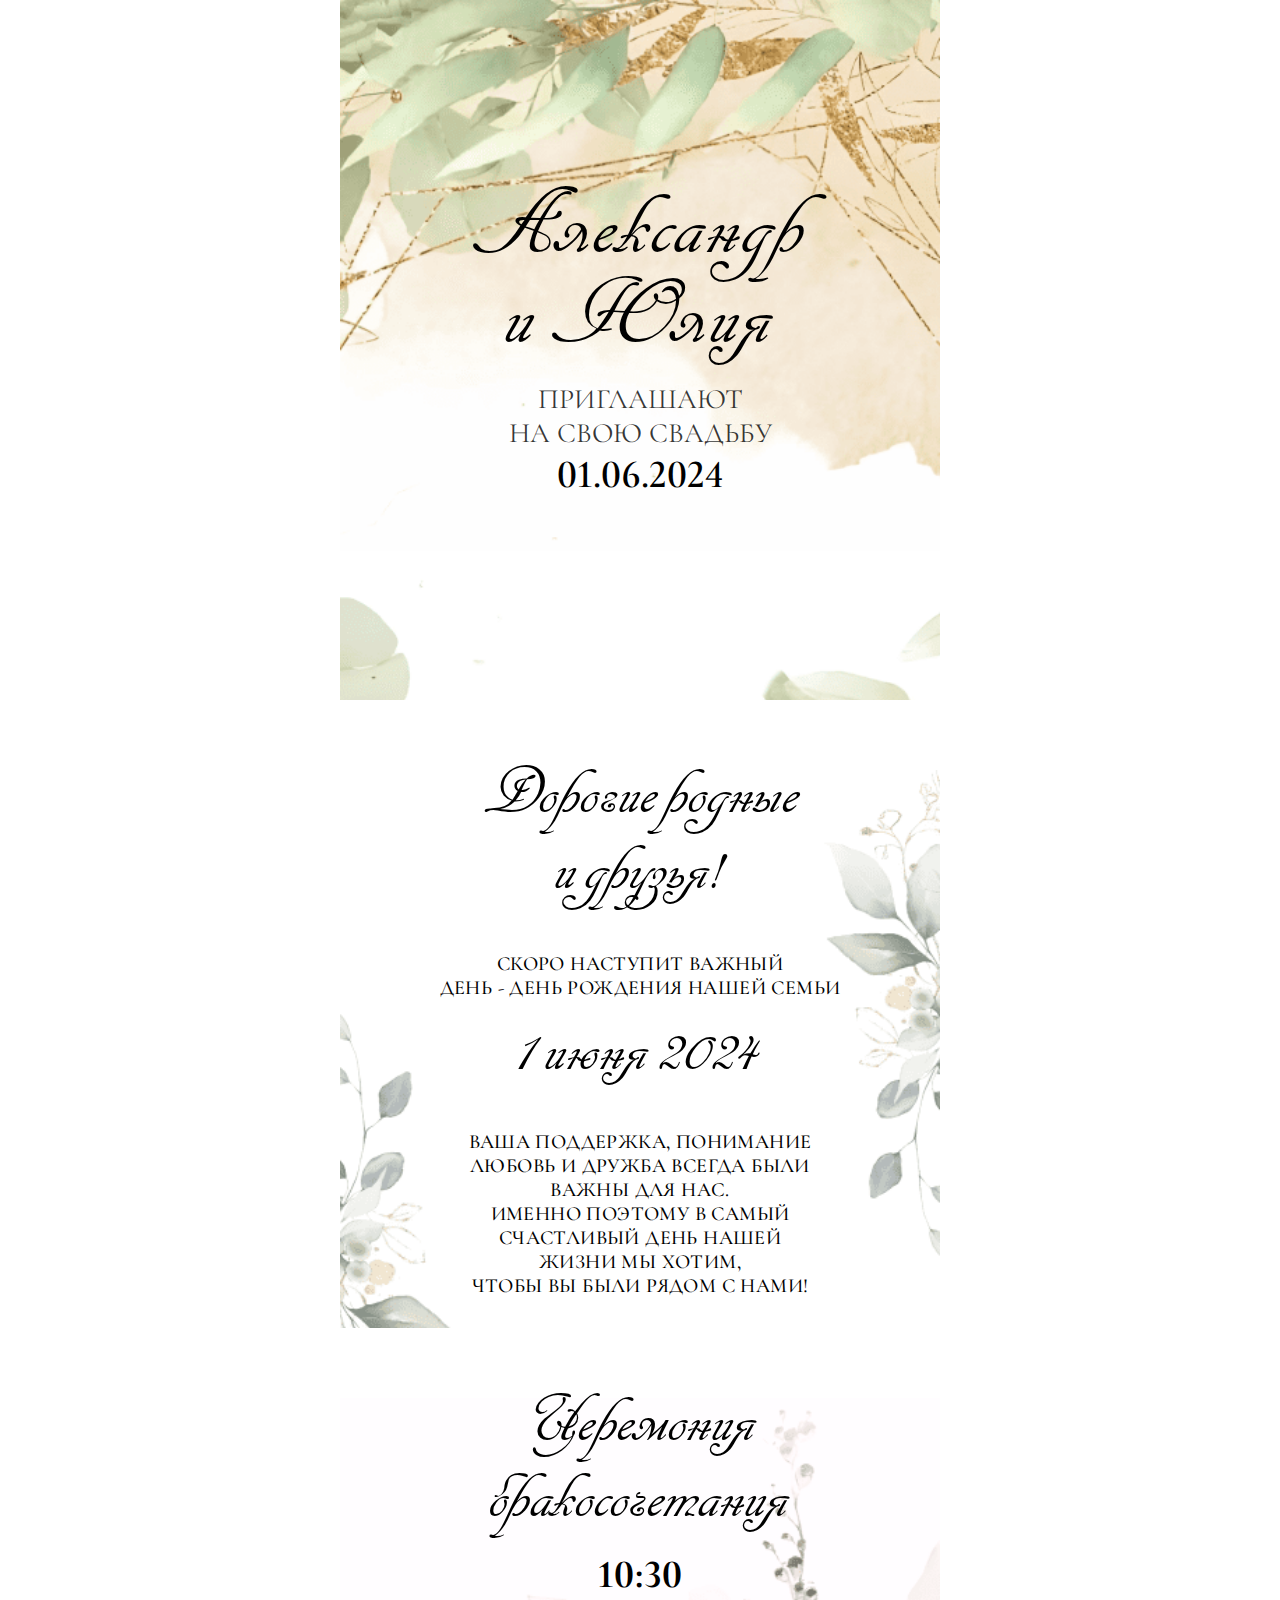
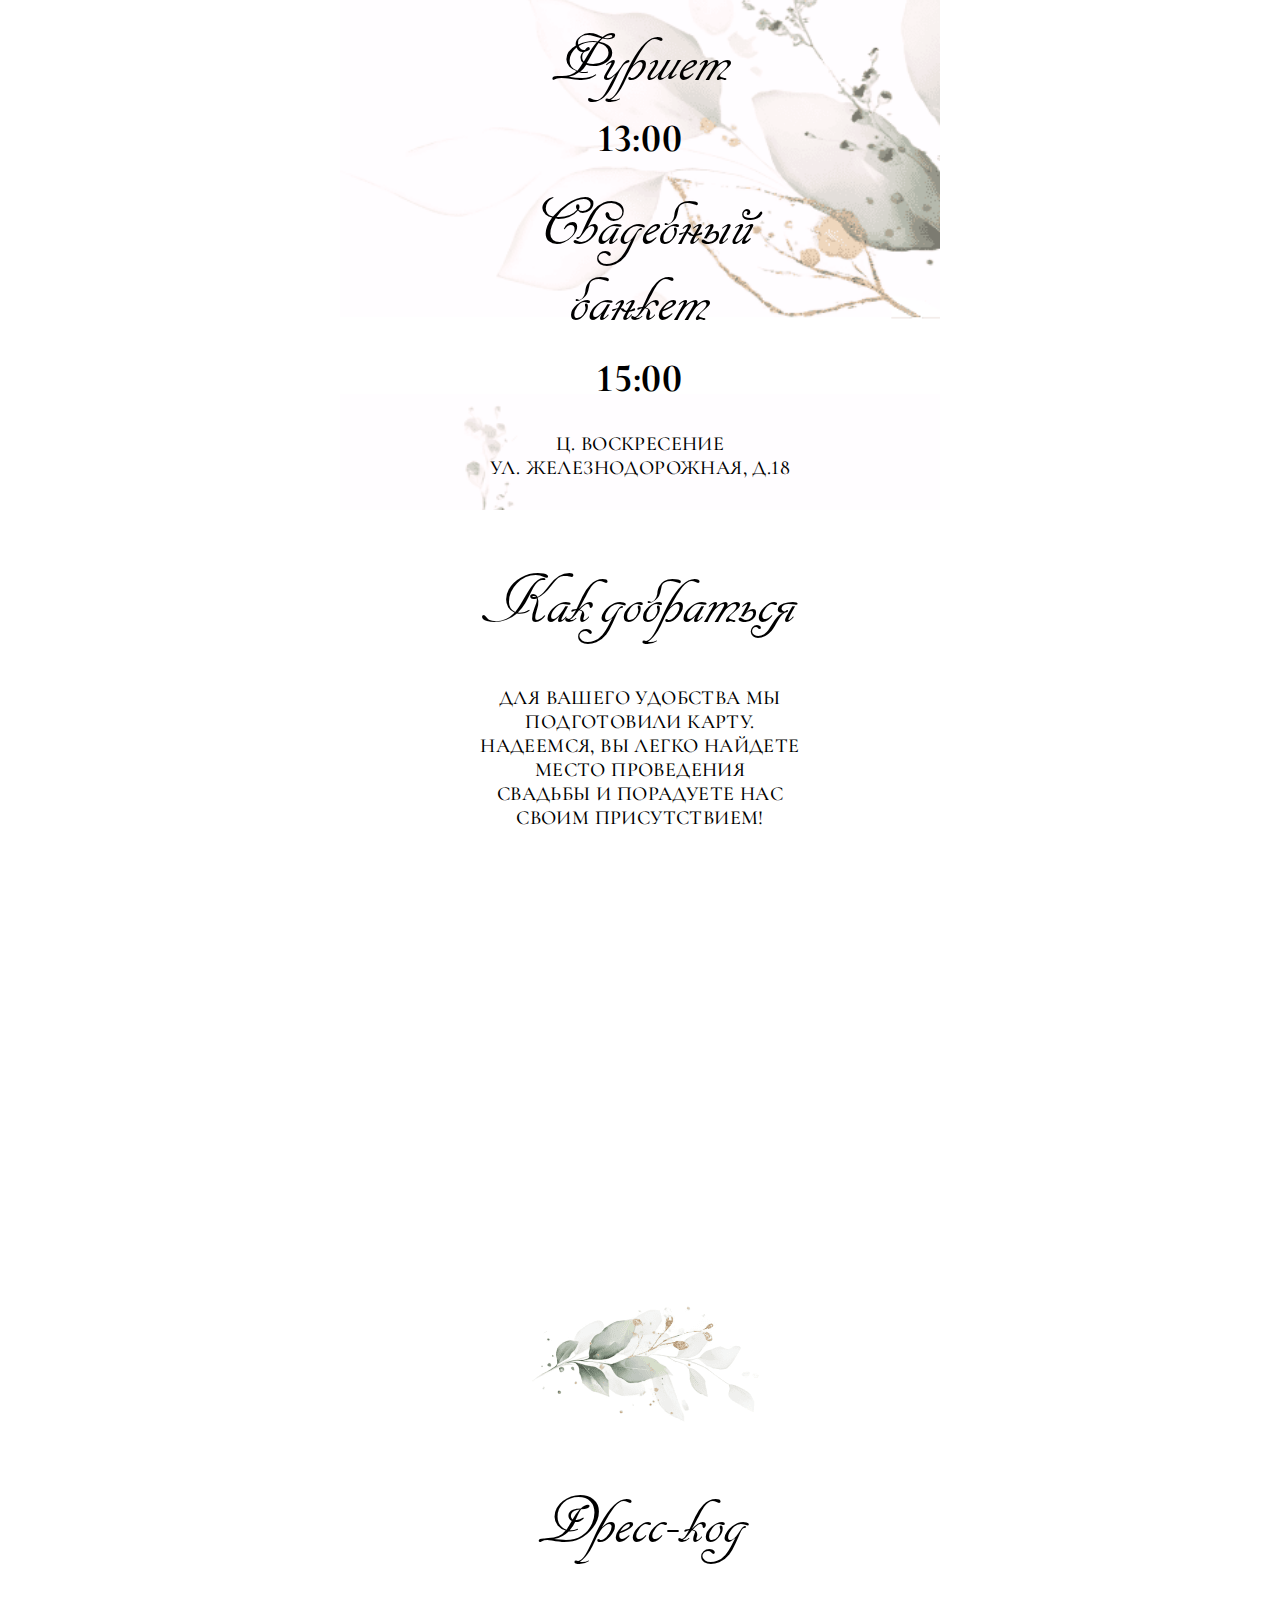
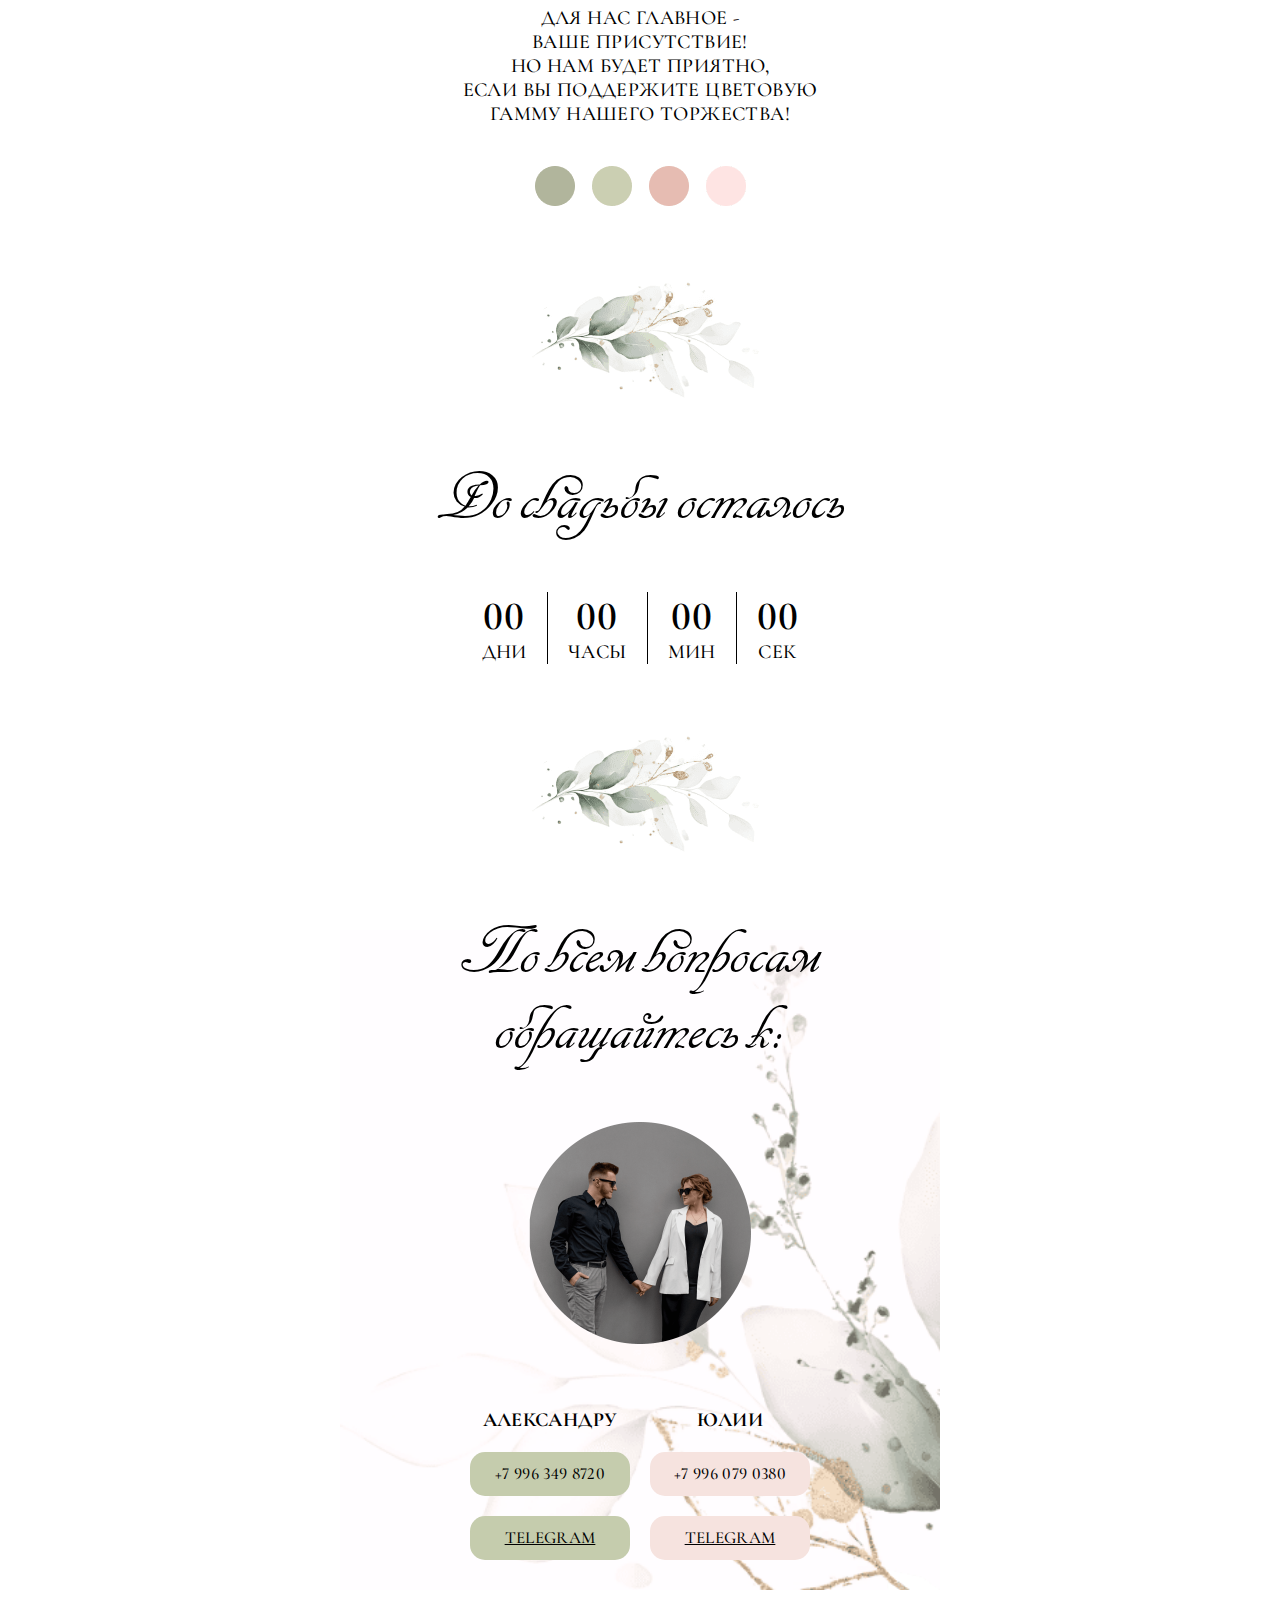
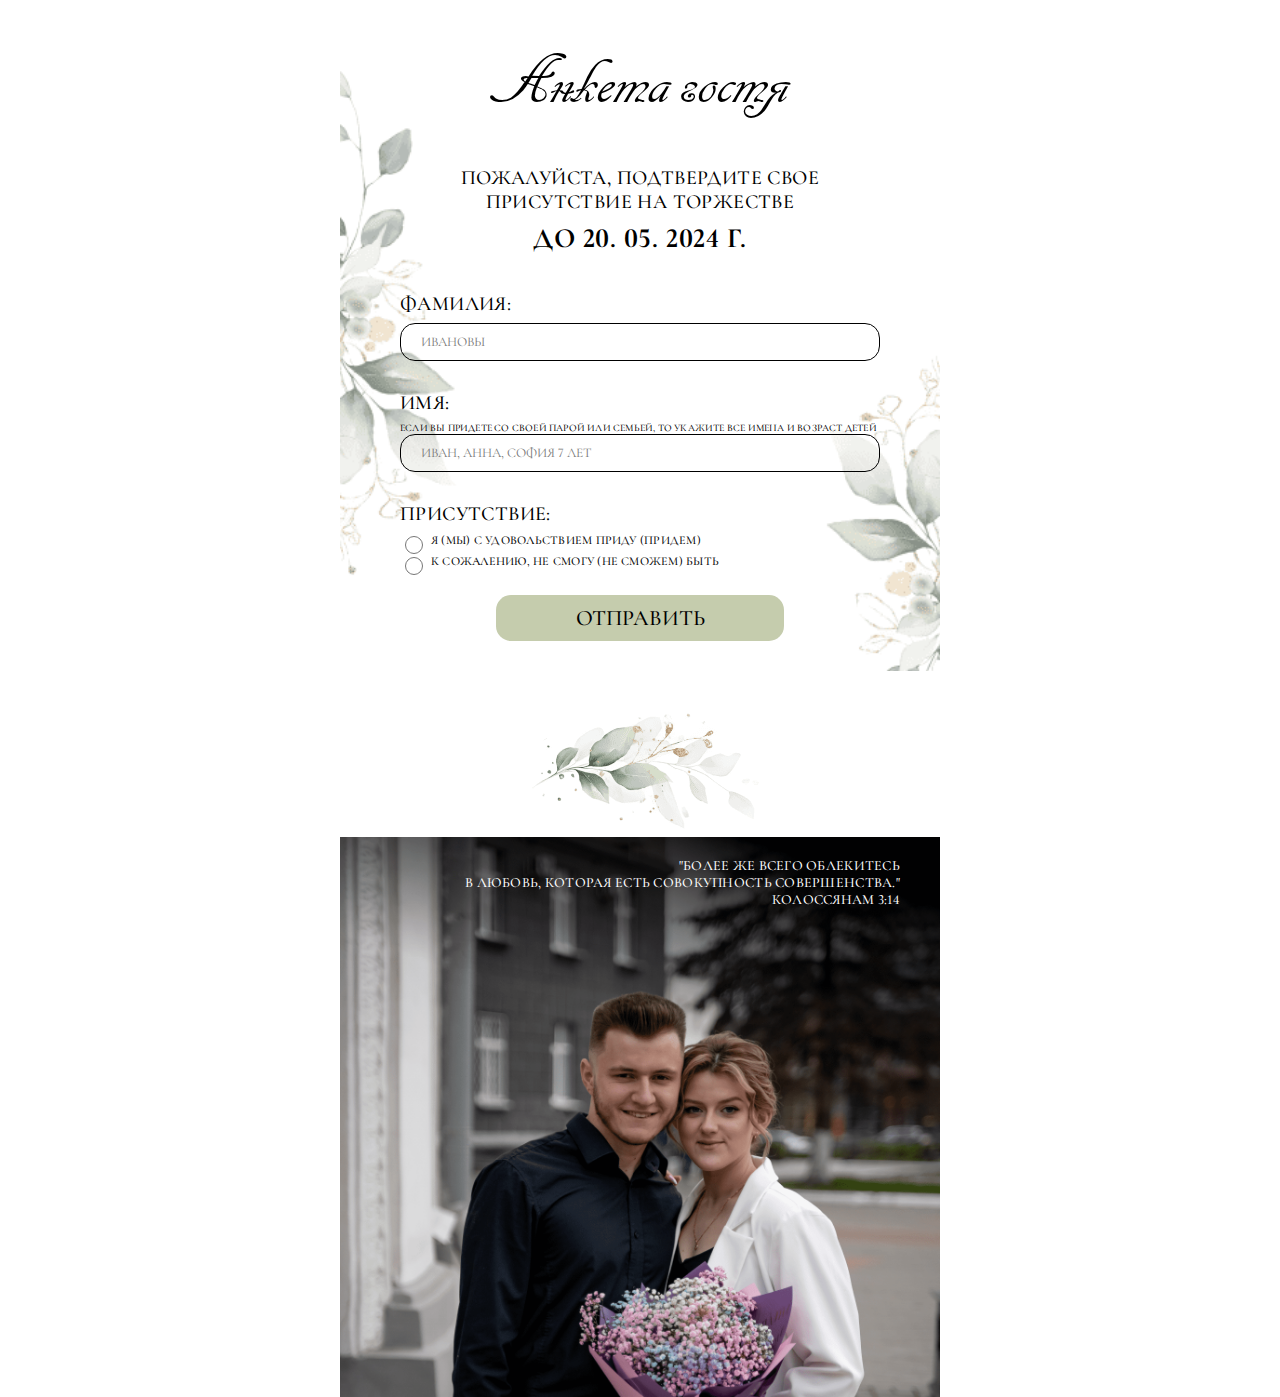
<file: index.html>
<!DOCTYPE html>
<html lang="ru">

<head>
    <title>Приглашение на свадьбу</title>
    <meta charset="UTF-8">
    <meta name="description" content="Приглашение на свадьбу">
    <meta name="keywords" content="свадьба, приглашение, праздник">
    <meta name="author" content="vsecoder">
    <link rel="stylesheet" href="style.css">
    <script src="script.js" defer></script>
    <meta name="viewport" content="width=device-width, initial-scale=1.0">
</head>

<body>
    <header>
        <h1>Александр <br>
            и Юлия</h1>

        <h3>ПРИГЛАШАЮТ <br> НА СВОЮ СВАДЬБУ</h3>

        <h2>01.06.2024</h2>
    </header>
    <main>
        <section>
            <h2>Дорогие родные <br>
                и друзья!</h2>
            <p>
                Скоро наступит важный <br>
                день - день рождения нашей семьи
            </p>
            <h3>1 июня 2024</h3>
            <p>
                Ваша поддержка, понимание <br>
                любовь и дружба всегда были <br>
                важны для наc. <br>
                именно поэтому в самый <br>
                счастливый день нашей <br>
                жизни мы хотим, <br>
                чтобы вы были рядом с нами!
            </p>
        </section>
        <section>
            <h2>Церемония <br>
                бракосочетания</h2>
            <h4>10:30</h4>

            <h2>Фуршет</h2>
            <h4>13:00</h4>

            <h2>Свадебный <br>
                банкет</h2>
            <h4>15:00</h4>

            <p>ц. Воскресение <br>
                ул. Железнодорожная, д.18</p>
        </section>
        <section>
            <h2>Как добраться</h2>
            <p>Для вашего удобства мы <br>
                подготовили карту. <br>
                надеемся, вы легко найдете <br>
                место проведения <br>
                свадьбы и порадуете нас <br>
                своим присутствием!</p>
            <div style="position:relative;overflow:hidden;margin-top: 50px;">
                <iframe
                    src="https://yandex.ru/map-widget/v1/?ll=36.106445%2C52.977973&mode=search&oid=1044038209&ol=biz&z=17.13"
                    width="350" height="350" frameborder="0" allowfullscreen="true" style="position:relative;">
                </iframe>
            </div>
        </section>
        <img src="img/hr.png" alt="hr" class="hr">
        <section>
            <h2>Дресс-код</h2>

            <p>
                для нас главное - <br>
                ваше присутствие! <br>
                НО НАМ БУДЕТ ПРИЯТНО, <br>
                ЕСЛИ ВЫ ПОДДЕРЖИТЕ ЦВЕТОВУЮ <br>
                ГАММУ НАШЕГО ТОРЖЕСТВА!
            </p>

            <img src="img/code.png" alt="code">
        </section>
        <img src="img/hr.png" alt="hr" class="hr">
        <section>
            <h2>До свадьбы осталось</h2>

            <div id="timer" class="timer">
                <div class="timer__item">
                    <span class="timer__number" id="days">00</span>
                    <span class="timer__text">дни</span>
                </div>
                <div class="timer__item">
                    <span class="timer__number" id="hours">00</span>
                    <span class="timer__text">часы</span>
                </div>
                <div class="timer__item">
                    <span class="timer__number" id="minutes">00</span>
                    <span class="timer__text">мин</span>
                </div>
                <div class="timer__item">
                    <span class="timer__number" id="seconds">00</span>
                    <span class="timer__text">сек</span>
                </div>
            </div>
        </section>
        <img src="img/hr.png" alt="hr">
        <section>
            <h2>По всем вопросам <br>
                обращайтесь к:</h2>

            <img src="img/ellipse.png" alt="ellipse" width="222" height="222" class="ellipse">

            <div class="contacts">
                <div class="contacts__item">
                    <h4>Александру</h4>
                    <p>+7 996 349 8720</p>
                    <p><a href="https://t.me/Sasha_bogom">TELEGRAM</a></p>
                </div>

                <div class="contacts__item">
                    <h4>Юлии</h4>
                    <p>+7 996 079 0380</p>
                    <p><a href="https://t.me/yliaandreevna">TELEGRAM</a></p>
                </div>
            </div>
        </section>
        <section>
            <h2>Анкета гостя</h2>

            <p>
                пожалуйста, подтвердите свое <br>
                присутствие на торжестве
            </p>

            <h5>до 20. 05. 2024 г.</h5>

            <form action="https://api.yawedding.ru/send" method="GET">
                <p>фамилия:</p>
                <input type="text" placeholder="Ивановы" name="surname">
                <p>имя:</p>
                <span>Если вы придете со своей парой или семьей, то укажите все имена
                    и возраст детей</span>
                <input type="text" placeholder="Иван, Анна, София 7 лет" name="names">

                <p>присутствие:</p>
                <label>
                    <input type="radio" name="presence" value="да">
                    <span>я (мы) с удовольствием приду (придем)</span>
                </label>
                <label>
                    <input type="radio" name="presence" value="нет">
                    <span>к сожалению, не смогу (не сможем) быть</span>
                </label>

                <input type="submit" value="Отправить">
            </form>
        </section>
        <img src="img/hr.png" alt="hr">
    </main>
    <footer>
        <p>"Более же всего облекитесь <br>
            в любовь, которая есть совокупность совершенства."</p>

        <p>Колоссянам 3:14</p>
    </footer>
</body>

</html>
</file>
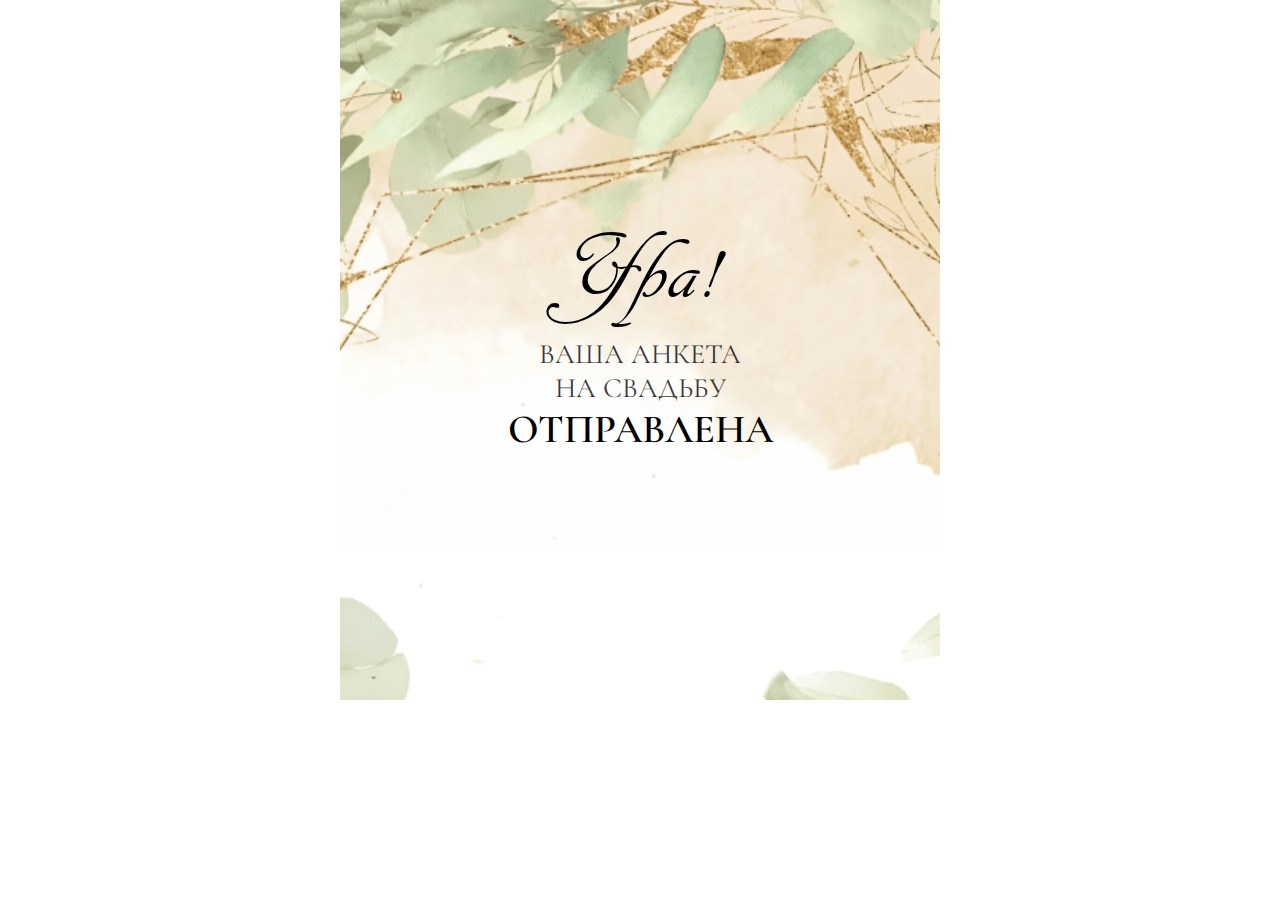
<file: ok.html>
<!DOCTYPE html>
<html lang="ru">

<head>
    <title>Приглашение на свадьбу</title>
    <meta charset="UTF-8">
    <meta name="description" content="Приглашение на свадьбу">
    <meta name="keywords" content="свадьба, приглашение, праздник">
    <meta name="author" content="vsecoder">
    <link rel="stylesheet" href="style.css">
    <meta name="viewport" content="width=device-width, initial-scale=1.0">
</head>

<body>
    <header>
        <h1>Ура!</h1>

        <h3>Ваша анкета <br> НА СВАДЬБУ</h3>

        <h2>Отправлена</h2>
    </header>
</body>

</html>
</file>
<file: style.css>
/* default styles */
@import url('https://fonts.googleapis.com/css2?family=Cormorant+Infant:ital,wght@0,300;0,400;0,500;0,600;0,700;1,300;1,400;1,500;1,600;1,700&display=swap');

@font-face {
    font-family: 'Cancellaresca';
    src: url('font/1cancellarescascriptletplain10.ttf') format('truetype');
}

h1 {
    font-size: 96px;
    padding: 0;
    margin: 0;
}

h2 {
    font-size: 40px;
    padding: 0;
    margin: 0;
}

h3 {
    font-size: 28px;
    padding: 0;
    margin: 0;
}

h4 {
    font-size: 40px;
    padding: 0;
    margin: 0;
}

p {
    padding: 0;
    margin: 0;
    margin-top: 30px;
    font-family: 'Cormorant Infant';

    font-style: normal;
    font-weight: 500;
    font-size: 20px;
    line-height: 24px;
    text-align: center;
    letter-spacing: 0.02em;
    text-transform: uppercase;

    color: #000000;
}

body {
    text-align: center;
    margin: 0;
    padding: 0;
}

/* header styles */

header h1 {
    font-family: 'Cancellaresca', serif;
    font-weight: 100;
    line-height: 90px;
    letter-spacing: 0.02em;
}

header h2 {
    font-family: 'Cormorant Infant';
    font-style: normal;
    font-weight: 600;
    font-size: 40px;
    text-transform: uppercase;
}

header h3 {
    font-family: "Cormorant Infant", serif;
    font-style: normal;
    font-weight: 400;
    font-size: 28px;
    text-transform: uppercase;
    color: rgba(0, 0, 0, 0.8);
}

header {
    background-image: url('img/header.png');
    background-repeat: no-repeat;
    background-size: cover;
    height: 700px;
    width: 100%;

    display: flex;
    flex-direction: column;
    align-items: center;
    justify-content: center;
    align-self: center;
}


/* section styles */

section {
    margin-top: 70px;
}

section h3 {
    margin-top: 30px;
    font-family: "Cancellaresca", serif;
    font-style: normal;
    font-weight: 5;
    font-size: 70px;
    line-height: 100%;
    text-align: center;
    letter-spacing: 0.02em;
}

section h2 {
    font-family: 'Cancellaresca',
        serif;
    font-style: normal;
    font-weight: 100;
    font-size: 70px;

    margin-top: 40px;
}

section h4 {
    font-family: 'Cormorant Infant', serif;
    font-style: normal;
    font-weight: bold;
    font-size: 40px;
    line-height: 48px;
    text-align: center;
    letter-spacing: 0.02em;
    text-transform: uppercase;
}

section h5 {
    font-family: 'Cormorant Infant', serif;
    font-style: normal;
    font-weight: bold;
    font-size: 28px;
    line-height: 48px;
    text-align: center;
    letter-spacing: 0.02em;
    text-transform: uppercase;
    margin: 0;
}

img {
    margin-top: 40px;
}

section {
    padding-bottom: 30px;
}


section:nth-child(1) {
    background-image: url('img/section1.png');
    background-repeat: no-repeat;
    background-size: cover;
}

section:nth-child(2) {
    background-image: url('img/section2.png');
    background-repeat: no-repeat;
    background-size: cover;
}

section:nth-child(9) {
    background-image: url('img/section3.png');
    background-repeat: no-repeat;
    background-size: cover;
}

section:nth-child(10) {
    background-image: url('img/section4.png');
    background-repeat: no-repeat;
    background-size: cover;
}


/* timer */

.timer {
    display: flex;
    justify-content: center;
    margin-top: 40px;
}

.timer__item {
    display: flex;
    flex-direction: column;
    align-items: center;
    margin: 0 10px;
}

.timer__item:not(:last-child) {
    border-right: 1px solid #000000;
    padding-right: 20px;
}

.timer__number {
    font-family: 'Cormorant Infant', serif;
    font-style: normal;
    font-weight: 600;
    font-size: 40px;
    line-height: 48px;
    text-align: center;
    letter-spacing: 0.02em;
    text-transform: uppercase;
}

.timer__text {
    font-family: 'Cormorant Infant', serif;
    font-style: normal;
    font-weight: 500;
    font-size: 20px;
    line-height: 24px;
    text-align: center;
    letter-spacing: 0.02em;
    text-transform: uppercase;
}

.contacts {
    display: flex;
    justify-content: center;
    margin-top: 60px;
}

.contacts__item {
    display: flex;
    flex-direction: column;
    align-items: center;
    margin: 0 10px;
}

.contacts__item h4 {
    font-family: 'Cormorant Infant', serif;
    font-style: normal;
    font-weight: bold;
    font-size: 20px;
    line-height: 24px;
    text-align: center;
    letter-spacing: 0.02em;
    text-transform: uppercase;
}

.contacts__item p {
    font-family: 'Cormorant Infant', serif;
    font-style: normal;
    font-weight: 500;
    font-size: 17px;
    line-height: 24px;
    text-align: center;
    letter-spacing: 0.02em;
    text-transform: uppercase;

    background-color: #C5CCAD;
    padding: 10px 20px;
    border-radius: 15px;

    margin-top: 20px;
    width: 120px;
}

a {
    text-decoration: line;
    color: #000000;
}

.contacts__item:nth-child(2) p {
    background-color: #F6E3DF;
}

/* form styles */

form {
    display: flex;
    flex-direction: column;
    align-items: left;
    margin: 0 auto;
    width: 80%;
    text-align: left;
}

form span {
    font-family: 'Cormorant Infant', serif;
    font-style: normal;
    font-weight: 500;
    font-size: 10px;
    line-height: 12px;
    letter-spacing: 0.02em;
    text-transform: uppercase;
}

form p {
    text-align: left;
    margin-bottom: 7px;
}

form input {
    background: rgba(0, 0, 0, 0);
    color: #000;
    border: black 1px solid;
    padding: 10px 20px;
    border-radius: 15px;
    font-family: 'Cormorant Infant', serif;
    text-transform: uppercase;
}

form input[type="submit"] {
    background-color: #C5CCAD;
    margin: 0 auto;
    margin-top: 20px;
    width: 60%;
    font-size: 22px;
    font-family: 'Cormorant Infant', serif;
    text-transform: uppercase;
    border: none;
    font-weight: 500;
}

input[type="radio"] {
    left: 0px;
    top: 0px;
    width: 18px;
    height: 18px;
    border: 1px solid #dddddd;
    background-color: #ffffff;
    margin-right: 8px;
}

input[type="radio"]:checked {
    background-color: #C5CCAD;
}

label {
    display: inline-flex;
}

label span {
    font-family: 'Cormorant Infant', serif;
    font-style: normal;
    font-weight: 500;
    font-size: 12px;
    line-height: normal;
    letter-spacing: 0.02em;
    text-transform: uppercase;
    margin-bottom: 7px;
}

/* footer styles */

footer p {
    font-size: 14px;
    text-align: right;
    margin: 0;
    color: white;
    line-height: normal;
}

footer {
    background-image: url('img/footer.png');
    height: 500px;
    padding: 40px;
    padding-top: 20px;
    background-repeat: no-repeat;
    background-size: cover;
}

body {
    overflow-x: hidden;
    max-width: 600px;
    margin: 0 auto;
}
</file>
